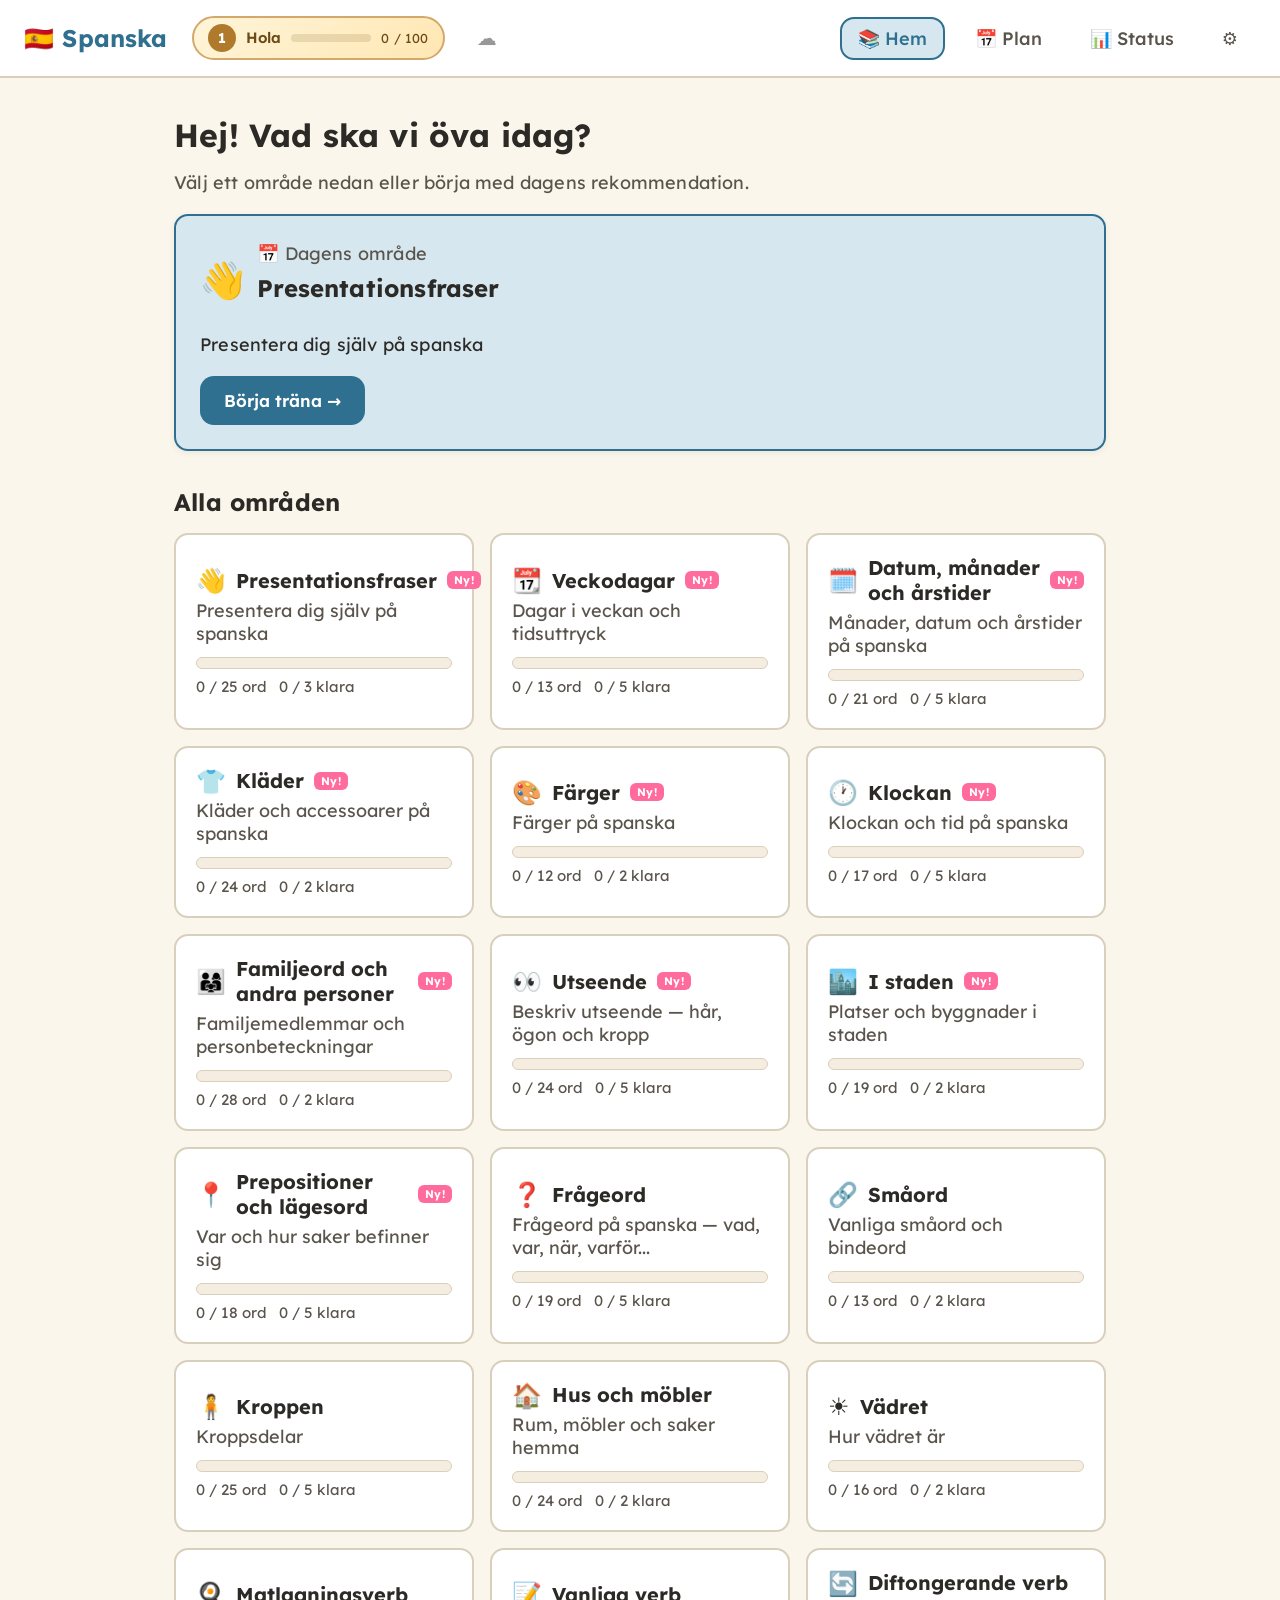
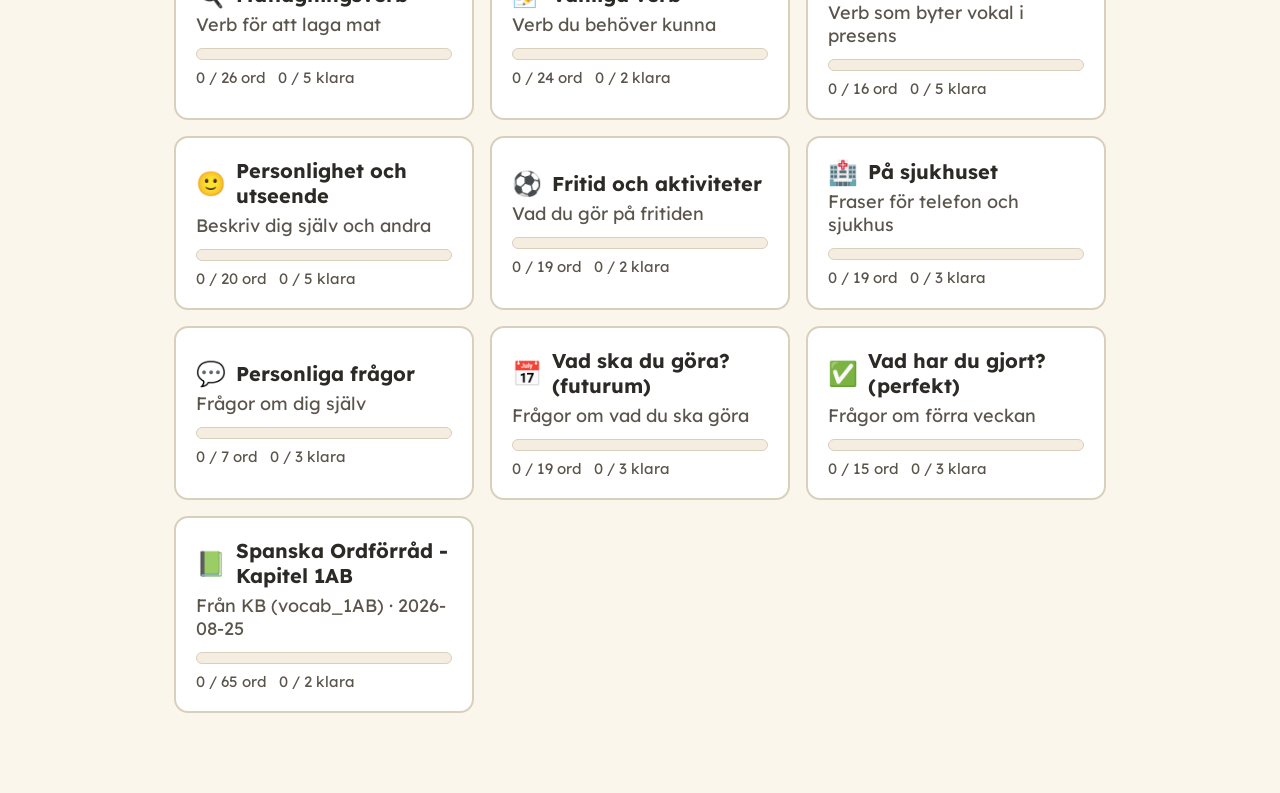
<file: index.html>
<!doctype html>
<html lang="sv">
<head>
  <meta charset="utf-8" />
  <meta name="viewport" content="width=device-width, initial-scale=1" />
  <title>Spanska — träna ord och meningar</title>
  <link rel="preconnect" href="https://fonts.googleapis.com" />
  <link rel="preconnect" href="https://fonts.gstatic.com" crossorigin />
  <link href="https://fonts.googleapis.com/css2?family=Lexend:wght@400;500;600;700&display=swap" rel="stylesheet" />
  <link rel="stylesheet" href="styles.css" />
  <script src="https://accounts.google.com/gsi/client" async></script>
</head>
<body>
  <header class="app-header">
    <h1 class="app-title">🇪🇸 Spanska</h1>
    <div id="xp-display" class="xp-display"></div>
    <button id="sync-status" class="sync-status-btn sync-idle" title="Google Drive-synk">☁️</button>
    <nav class="app-nav">
      <button class="nav-btn" data-route="dashboard">📚 Hem</button>
      <button class="nav-btn" data-route="plan">📅 Plan</button>
      <button class="nav-btn" data-route="progress">📊 Status</button>
      <button class="nav-btn" data-route="settings">⚙️</button>
    </nav>
  </header>
  <main id="view"></main>

  <script src="data.js"></script>
  <script src="data-kb.js"></script>
  <script src="app.js"></script>
</body>
</html>
</file>
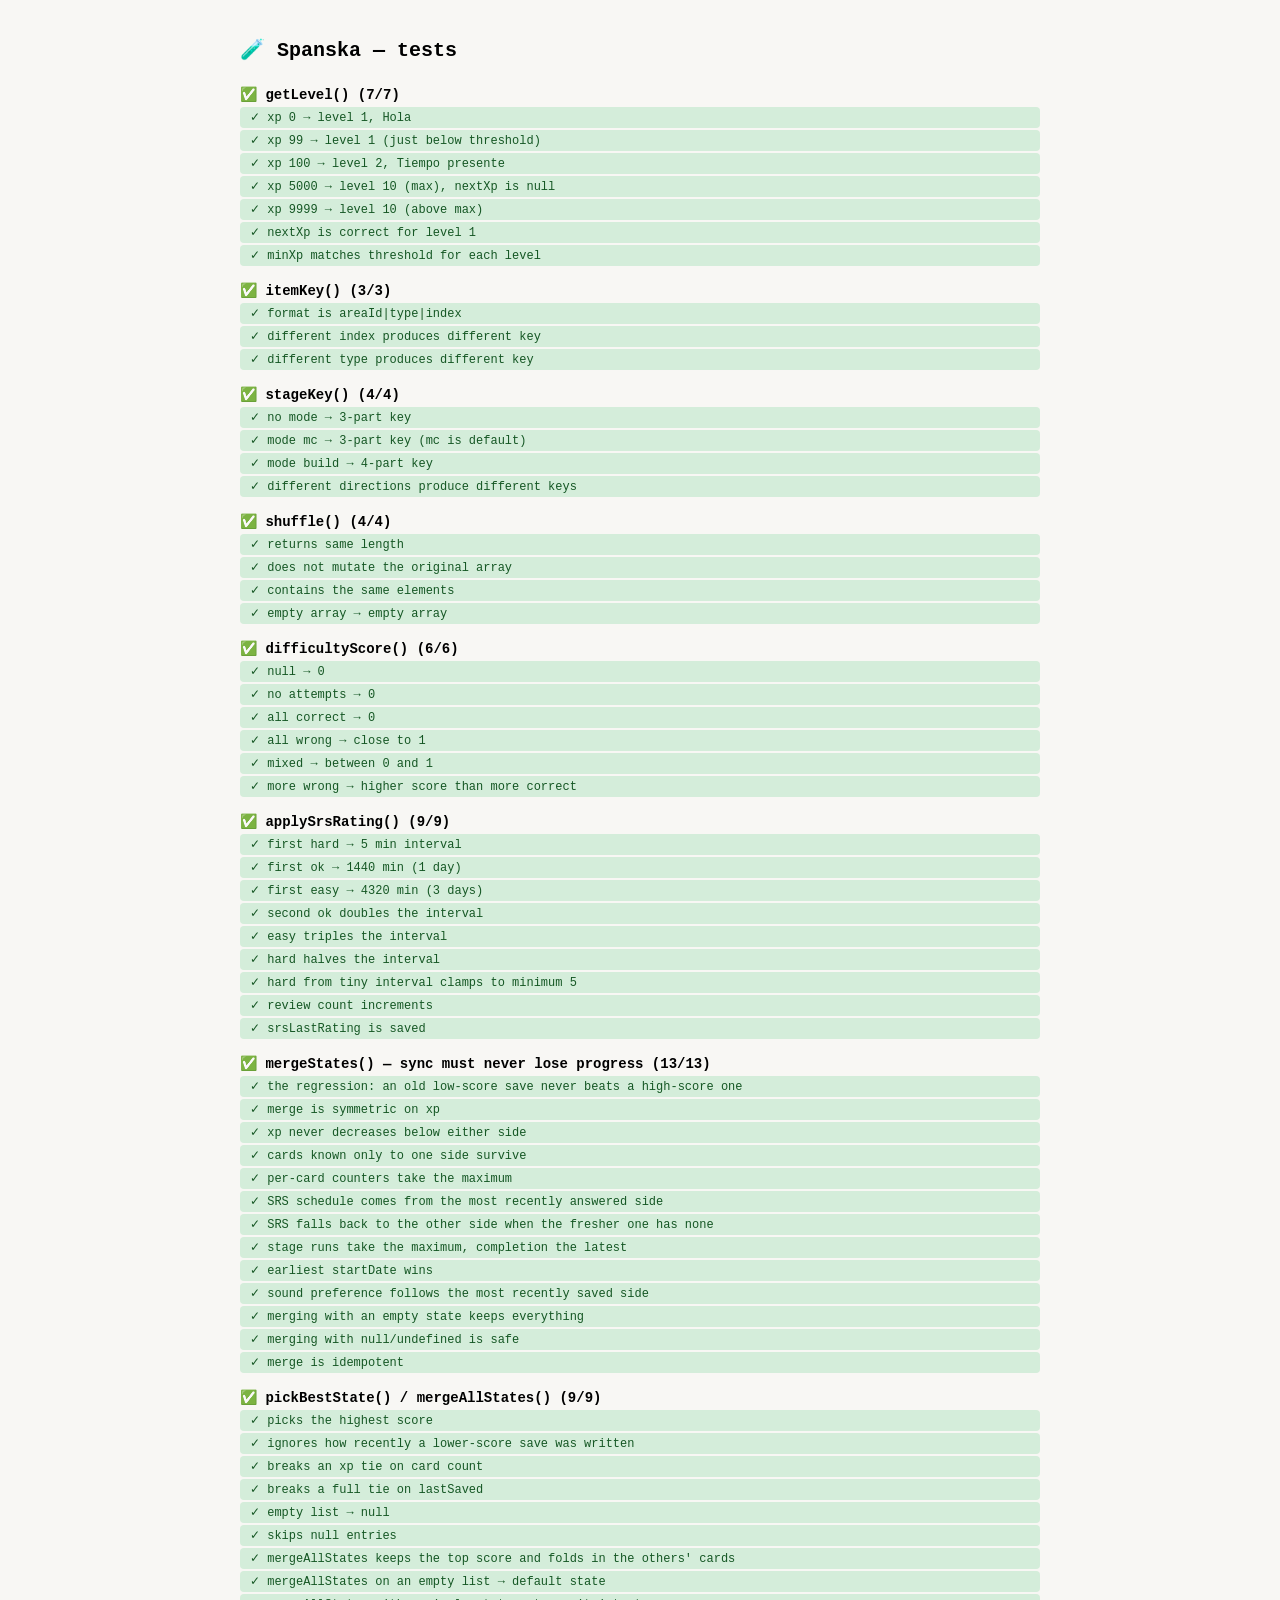
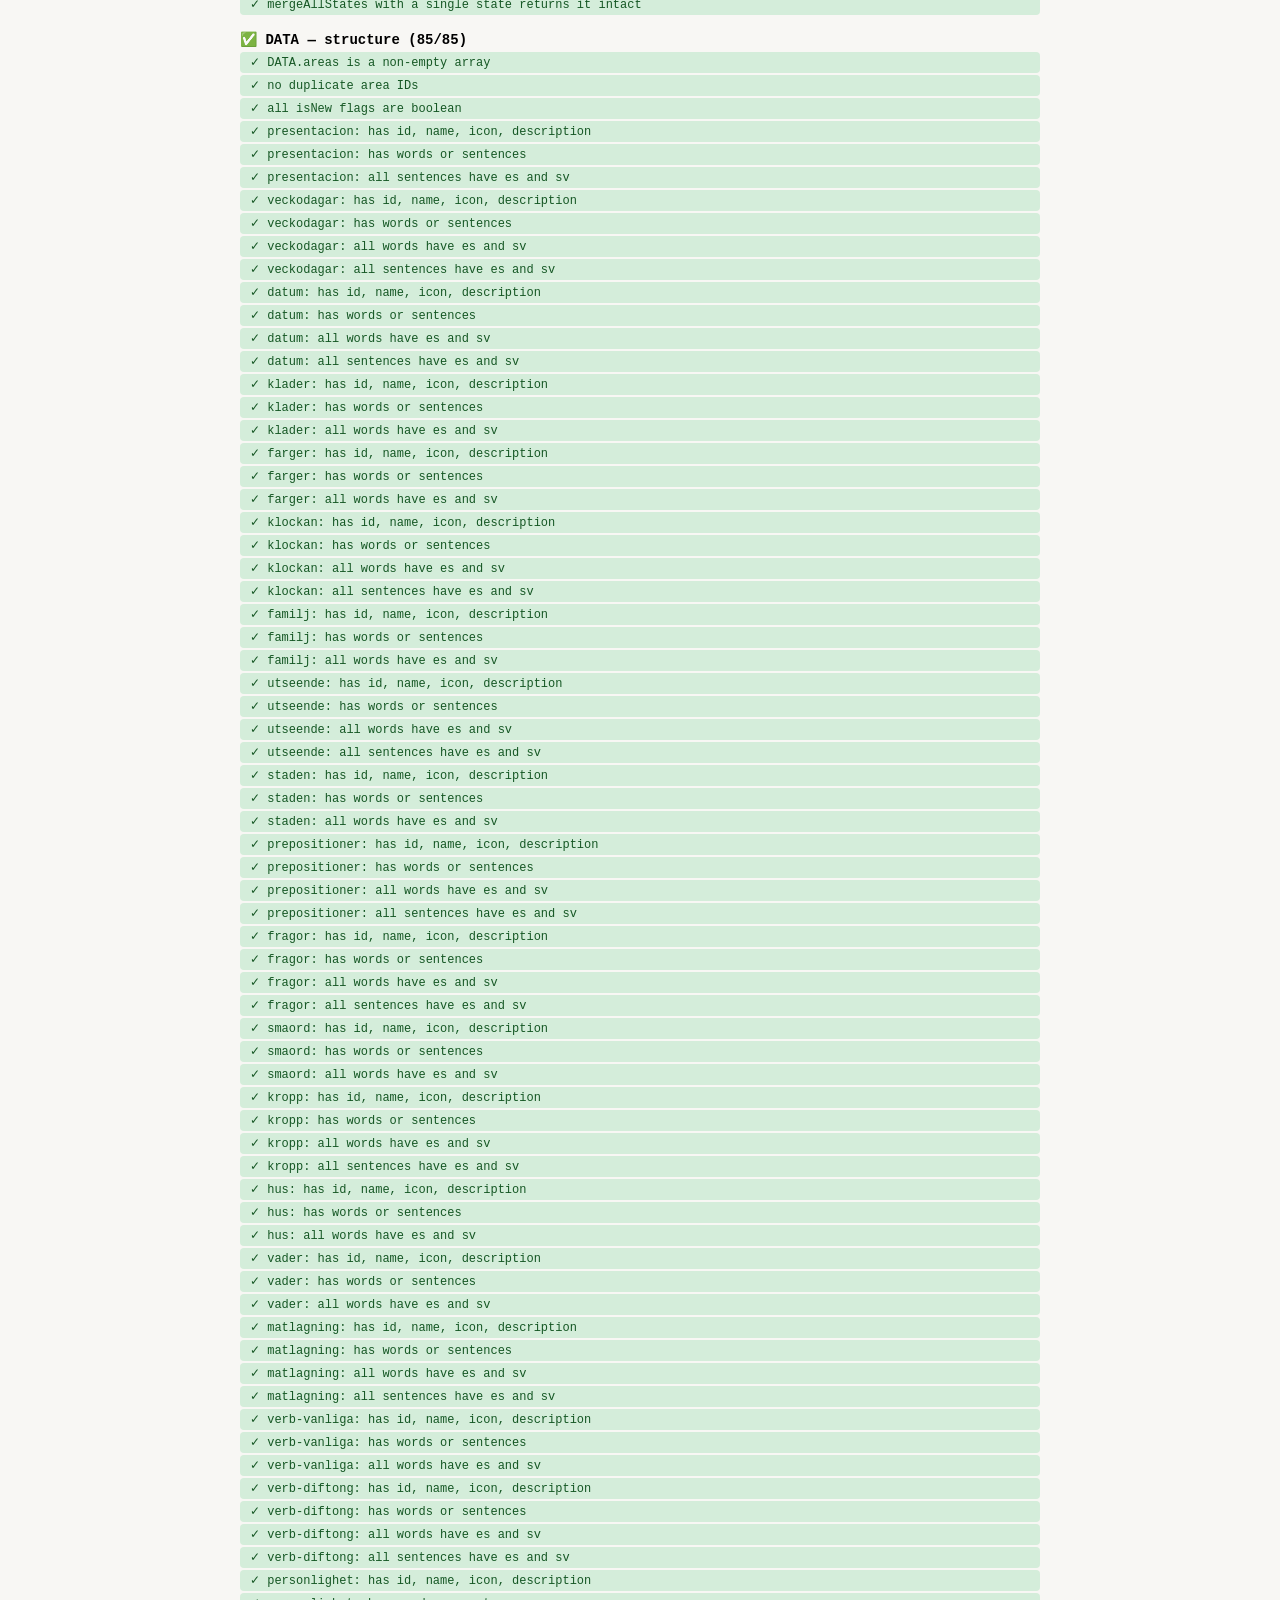
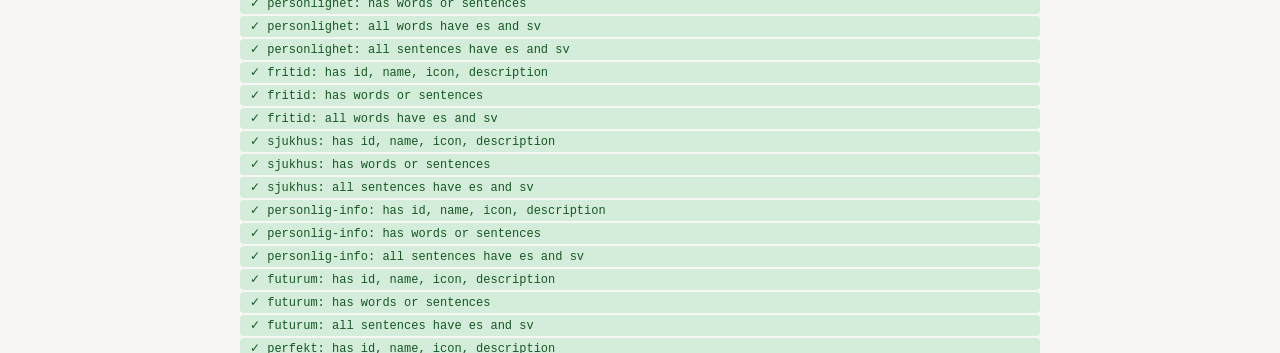
<file: tests.html>
<!DOCTYPE html>
<html lang="en">
<head>
  <meta charset="UTF-8">
  <title>Spanska — tests</title>
  <style>
    body { font-family: monospace; padding: 24px; background: #f8f7f4; max-width: 800px; margin: 0 auto; }
    h1 { font-size: 20px; margin-bottom: 24px; }
    .suite { margin: 16px 0; }
    .suite-name { font-weight: bold; font-size: 14px; margin-bottom: 4px; }
    .test { padding: 3px 10px; margin: 2px 0; border-radius: 4px; font-size: 12px; }
    .pass { background: #d4edda; color: #155724; }
    .fail { background: #f8d7da; color: #721c24; }
    .summary { margin-top: 32px; font-size: 15px; font-weight: bold; padding: 12px 16px; border-radius: 6px; }
    .pass-summary { background: #d4edda; color: #155724; }
    .fail-summary { background: #f8d7da; color: #721c24; }
  </style>
</head>
<body>
  <h1>🧪 Spanska — tests</h1>
  <div id="results"></div>

  <script src="data.js"></script>
  <script>
    // ---- Inline copies of pure functions from app.js ----

    const LEVELS = [
      { xp: 0,    name: "Hola" },
      { xp: 100,  name: "Tiempo presente" },
      { xp: 250,  name: "Tiempo pasado" },
      { xp: 500,  name: "Tiempo futuro" },
      { xp: 850,  name: "Conversador" },
      { xp: 1300, name: "Viajero" },
      { xp: 1900, name: "Estudiante" },
      { xp: 2700, name: "Experto" },
      { xp: 3700, name: "Maestro" },
      { xp: 5000, name: "¡Olé!" }
    ];

    function getLevel(xp) {
      let i = 0;
      for (let k = LEVELS.length - 1; k >= 0; k--) {
        if (xp >= LEVELS[k].xp) { i = k; break; }
      }
      return {
        level: i + 1,
        name: LEVELS[i].name,
        minXp: LEVELS[i].xp,
        nextXp: LEVELS[i + 1] ? LEVELS[i + 1].xp : null,
        nextName: LEVELS[i + 1] ? LEVELS[i + 1].name : null
      };
    }

    function itemKey(areaId, type, index) { return `${areaId}|${type}|${index}`; }

    function stageKey(areaId, type, dir, mode) {
      if (!mode || mode === "mc") return `${areaId}|${type}|${dir}`;
      return `${areaId}|${type}|${dir}|${mode}`;
    }

    function shuffle(arr) {
      const a = arr.slice();
      for (let i = a.length - 1; i > 0; i--) {
        const j = Math.floor(Math.random() * (i + 1));
        [a[i], a[j]] = [a[j], a[i]];
      }
      return a;
    }

    function difficultyScore(stats) {
      if (!stats) return 0;
      const wrong = stats.wrong || 0;
      const correct = stats.correct || 0;
      if (wrong + correct === 0) return 0;
      return wrong / (wrong + correct + 1);
    }

    const SRS_FIRST = { hard: 5, ok: 1440, easy: 4320 };

    function applySrsRating(stats, rating) {
      const st = Object.assign({ correct: 0, wrong: 0 }, stats);
      const reviews = st.srsReviews || 0;
      const prevInterval = st.srsInterval || 0;
      let next;
      if (reviews === 0 || !prevInterval) {
        next = SRS_FIRST[rating];
      } else {
        if (rating === "hard") next = Math.max(5, Math.floor(prevInterval / 2));
        else if (rating === "ok") next = prevInterval * 2;
        else next = prevInterval * 3;
      }
      st.srsInterval = next;
      st.srsReviews = reviews + 1;
      st.srsLastRating = rating;
      return st;
    }

    function defaultState() {
      return {
        startDate: new Date().toISOString().slice(0, 10),
        itemStats: {},
        stageCompletion: {},
        xp: 0,
        soundEnabled: true,
        lastSaved: 0
      };
    }

    function mergeItemStats(a, b) {
      const x = a || {}, y = b || {};
      const out = {};
      for (const key of new Set(Object.keys(x).concat(Object.keys(y)))) {
        const p = x[key], q = y[key];
        if (!p || !q) { out[key] = p || q; continue; }
        const fresh = (q.lastAnswered || 0) >= (p.lastAnswered || 0) ? q : p;
        const stale = fresh === q ? p : q;
        const pick = (f) => fresh[f] !== undefined ? fresh[f] : stale[f];
        out[key] = Object.assign({}, p, q, {
          correct: Math.max(p.correct || 0, q.correct || 0),
          wrong: Math.max(p.wrong || 0, q.wrong || 0),
          lastAnswered: Math.max(p.lastAnswered || 0, q.lastAnswered || 0),
          srsReviews: Math.max(p.srsReviews || 0, q.srsReviews || 0),
          srsInterval: pick("srsInterval"),
          srsDueAt: pick("srsDueAt"),
          srsLastRating: pick("srsLastRating")
        });
      }
      return out;
    }

    function mergeStageCompletion(a, b) {
      const x = a || {}, y = b || {};
      const out = {};
      for (const key of new Set(Object.keys(x).concat(Object.keys(y)))) {
        const p = x[key], q = y[key];
        if (!p || !q) { out[key] = p || q; continue; }
        out[key] = {
          lastCompleted: Math.max(p.lastCompleted || 0, q.lastCompleted || 0),
          runs: Math.max(p.runs || 0, q.runs || 0)
        };
      }
      return out;
    }

    function mergeStates(a, b) {
      if (!a || typeof a !== "object") return Object.assign(defaultState(), b || {});
      if (!b || typeof b !== "object") return Object.assign(defaultState(), a);
      const out = Object.assign(defaultState(), a, b);
      out.xp = Math.max(a.xp || 0, b.xp || 0);
      out.lastSaved = Math.max(a.lastSaved || 0, b.lastSaved || 0);
      out.itemStats = mergeItemStats(a.itemStats, b.itemStats);
      out.stageCompletion = mergeStageCompletion(a.stageCompletion, b.stageCompletion);
      const dates = [a.startDate, b.startDate].filter(Boolean).sort();
      if (dates.length) out.startDate = dates[0];
      const newer = (b.lastSaved || 0) >= (a.lastSaved || 0) ? b : a;
      if (newer.soundEnabled !== undefined) out.soundEnabled = newer.soundEnabled;
      return out;
    }

    function stateSize(s) {
      return { xp: (s && s.xp) || 0, cards: Object.keys((s && s.itemStats) || {}).length };
    }

    function pickBestState(candidates) {
      const valid = (candidates || []).filter(s => s && typeof s === "object");
      if (!valid.length) return null;
      return valid.reduce((best, s) => {
        const a = stateSize(best), b = stateSize(s);
        if (b.xp !== a.xp) return b.xp > a.xp ? s : best;
        if (b.cards !== a.cards) return b.cards > a.cards ? s : best;
        return (s.lastSaved || 0) > (best.lastSaved || 0) ? s : best;
      });
    }

    function mergeAllStates(candidates) {
      const valid = (candidates || []).filter(s => s && typeof s === "object");
      if (!valid.length) return defaultState();
      const base = pickBestState(valid);
      let out = Object.assign(defaultState(), base);
      for (const s of valid) {
        if (s !== base) out = mergeStates(out, s);
      }
      return out;
    }

    // ---- Test runner ----
    let passes = 0, fails = 0;
    const suites = [];
    let currentSuite = null;

    function suite(name, fn) {
      currentSuite = { name, tests: [] };
      suites.push(currentSuite);
      fn();
    }

    function test(name, fn) {
      try {
        fn();
        currentSuite.tests.push({ name, pass: true });
        passes++;
      } catch (e) {
        currentSuite.tests.push({ name, pass: false, error: e.message });
        fails++;
      }
    }

    function assert(val, msg) {
      if (!val) throw new Error(msg || "Assertion failed");
    }

    function assertEqual(a, b, msg) {
      if (a !== b) throw new Error(msg || `Expected ${JSON.stringify(b)}, got ${JSON.stringify(a)}`);
    }

    // ---- Tests ----

    suite("getLevel()", () => {
      test("xp 0 → level 1, Hola", () => {
        const l = getLevel(0);
        assertEqual(l.level, 1);
        assertEqual(l.name, "Hola");
      });
      test("xp 99 → level 1 (just below threshold)", () => {
        assertEqual(getLevel(99).level, 1);
      });
      test("xp 100 → level 2, Tiempo presente", () => {
        const l = getLevel(100);
        assertEqual(l.level, 2);
        assertEqual(l.name, "Tiempo presente");
      });
      test("xp 5000 → level 10 (max), nextXp is null", () => {
        const l = getLevel(5000);
        assertEqual(l.level, 10);
        assertEqual(l.nextXp, null);
      });
      test("xp 9999 → level 10 (above max)", () => {
        assertEqual(getLevel(9999).level, 10);
      });
      test("nextXp is correct for level 1", () => {
        assertEqual(getLevel(0).nextXp, 100);
      });
      test("minXp matches threshold for each level", () => {
        assertEqual(getLevel(250).minXp, 250);
        assertEqual(getLevel(500).minXp, 500);
      });
    });

    suite("itemKey()", () => {
      test("format is areaId|type|index", () => {
        assertEqual(itemKey("fragor", "words", 0), "fragor|words|0");
      });
      test("different index produces different key", () => {
        assert(itemKey("fragor", "words", 0) !== itemKey("fragor", "words", 1));
      });
      test("different type produces different key", () => {
        assert(itemKey("vader", "words", 0) !== itemKey("vader", "sentences", 0));
      });
    });

    suite("stageKey()", () => {
      test("no mode → 3-part key", () => {
        assertEqual(stageKey("vader", "words", "es-sv"), "vader|words|es-sv");
      });
      test("mode mc → 3-part key (mc is default)", () => {
        assertEqual(stageKey("vader", "words", "es-sv", "mc"), "vader|words|es-sv");
      });
      test("mode build → 4-part key", () => {
        assertEqual(stageKey("vader", "sentences", "sv-es", "build"), "vader|sentences|sv-es|build");
      });
      test("different directions produce different keys", () => {
        assert(stageKey("vader", "words", "es-sv") !== stageKey("vader", "words", "sv-es"));
      });
    });

    suite("shuffle()", () => {
      test("returns same length", () => {
        assertEqual(shuffle([1, 2, 3, 4, 5]).length, 5);
      });
      test("does not mutate the original array", () => {
        const a = [1, 2, 3];
        shuffle(a);
        assertEqual(a.join(","), "1,2,3");
      });
      test("contains the same elements", () => {
        const a = [1, 2, 3, 4, 5];
        const s = shuffle(a);
        assert(a.every(x => s.includes(x)), "element missing after shuffle");
      });
      test("empty array → empty array", () => {
        assertEqual(shuffle([]).length, 0);
      });
    });

    suite("difficultyScore()", () => {
      test("null → 0", () => assertEqual(difficultyScore(null), 0));
      test("no attempts → 0", () => assertEqual(difficultyScore({ correct: 0, wrong: 0 }), 0));
      test("all correct → 0", () => assertEqual(difficultyScore({ correct: 10, wrong: 0 }), 0));
      test("all wrong → close to 1", () => {
        assert(difficultyScore({ correct: 0, wrong: 10 }) > 0.8);
      });
      test("mixed → between 0 and 1", () => {
        const s = difficultyScore({ correct: 3, wrong: 3 });
        assert(s > 0 && s < 1);
      });
      test("more wrong → higher score than more correct", () => {
        const hard = difficultyScore({ correct: 1, wrong: 9 });
        const easy = difficultyScore({ correct: 9, wrong: 1 });
        assert(hard > easy);
      });
    });

    suite("applySrsRating()", () => {
      test("first hard → 5 min interval", () => {
        assertEqual(applySrsRating({}, "hard").srsInterval, 5);
      });
      test("first ok → 1440 min (1 day)", () => {
        assertEqual(applySrsRating({}, "ok").srsInterval, 1440);
      });
      test("first easy → 4320 min (3 days)", () => {
        assertEqual(applySrsRating({}, "easy").srsInterval, 4320);
      });
      test("second ok doubles the interval", () => {
        const first = applySrsRating({}, "ok");         // 1440
        assertEqual(applySrsRating(first, "ok").srsInterval, 2880);
      });
      test("easy triples the interval", () => {
        const first = applySrsRating({}, "ok");         // 1440
        assertEqual(applySrsRating(first, "easy").srsInterval, 4320);
      });
      test("hard halves the interval", () => {
        const first = applySrsRating({}, "ok");         // 1440
        assertEqual(applySrsRating(first, "hard").srsInterval, 720);
      });
      test("hard from tiny interval clamps to minimum 5", () => {
        const first = applySrsRating({}, "hard");       // 5
        assertEqual(applySrsRating(first, "hard").srsInterval, 5);
      });
      test("review count increments", () => {
        const s1 = applySrsRating({}, "ok");
        assertEqual(s1.srsReviews, 1);
        assertEqual(applySrsRating(s1, "ok").srsReviews, 2);
      });
      test("srsLastRating is saved", () => {
        assertEqual(applySrsRating({}, "easy").srsLastRating, "easy");
      });
    });

    suite("mergeStates() — sync must never lose progress", () => {
      test("the regression: an old low-score save never beats a high-score one", () => {
        // Stale device opened today (fresh lastSaved), good device synced yesterday.
        const stale = { xp: 693, itemStats: { "a|words|0": { correct: 1, wrong: 0 } }, lastSaved: 2000 };
        const good  = { xp: 3000, itemStats: { "a|words|0": { correct: 9, wrong: 2 } }, lastSaved: 1000 };
        assertEqual(mergeStates(stale, good).xp, 3000);
        assertEqual(mergeStates(good, stale).xp, 3000);
      });
      test("merge is symmetric on xp", () => {
        assertEqual(mergeStates({ xp: 10 }, { xp: 40 }).xp, mergeStates({ xp: 40 }, { xp: 10 }).xp);
      });
      test("xp never decreases below either side", () => {
        const m = mergeStates({ xp: 3000 }, { xp: 0 });
        assert(m.xp >= 3000, `xp dropped to ${m.xp}`);
      });
      test("cards known only to one side survive", () => {
        const m = mergeStates(
          { itemStats: { "a|words|0": { correct: 1 } } },
          { itemStats: { "b|words|3": { correct: 2 } } }
        );
        assertEqual(Object.keys(m.itemStats).length, 2);
      });
      test("per-card counters take the maximum", () => {
        const m = mergeStates(
          { itemStats: { k: { correct: 5, wrong: 1 } } },
          { itemStats: { k: { correct: 2, wrong: 7 } } }
        );
        assertEqual(m.itemStats.k.correct, 5);
        assertEqual(m.itemStats.k.wrong, 7);
      });
      test("SRS schedule comes from the most recently answered side", () => {
        const m = mergeStates(
          { itemStats: { k: { correct: 1, lastAnswered: 100, srsInterval: 5, srsDueAt: 500 } } },
          { itemStats: { k: { correct: 1, lastAnswered: 900, srsInterval: 1440, srsDueAt: 9000 } } }
        );
        assertEqual(m.itemStats.k.srsInterval, 1440);
        assertEqual(m.itemStats.k.srsDueAt, 9000);
      });
      test("SRS falls back to the other side when the fresher one has none", () => {
        const m = mergeStates(
          { itemStats: { k: { lastAnswered: 100, srsInterval: 4320 } } },
          { itemStats: { k: { lastAnswered: 900 } } }
        );
        assertEqual(m.itemStats.k.srsInterval, 4320);
      });
      test("stage runs take the maximum, completion the latest", () => {
        const m = mergeStates(
          { stageCompletion: { s: { runs: 3, lastCompleted: 100 } } },
          { stageCompletion: { s: { runs: 1, lastCompleted: 900 } } }
        );
        assertEqual(m.stageCompletion.s.runs, 3);
        assertEqual(m.stageCompletion.s.lastCompleted, 900);
      });
      test("earliest startDate wins", () => {
        assertEqual(mergeStates({ startDate: "2026-03-01" }, { startDate: "2026-01-15" }).startDate, "2026-01-15");
      });
      test("sound preference follows the most recently saved side", () => {
        assertEqual(mergeStates({ soundEnabled: true, lastSaved: 1 }, { soundEnabled: false, lastSaved: 2 }).soundEnabled, false);
        assertEqual(mergeStates({ soundEnabled: true, lastSaved: 5 }, { soundEnabled: false, lastSaved: 2 }).soundEnabled, true);
      });
      test("merging with an empty state keeps everything", () => {
        const good = { xp: 3000, itemStats: { k: { correct: 4 } } };
        assertEqual(mergeStates(good, defaultState()).xp, 3000);
        assertEqual(mergeStates(defaultState(), good).xp, 3000);
      });
      test("merging with null/undefined is safe", () => {
        assertEqual(mergeStates({ xp: 500 }, null).xp, 500);
        assertEqual(mergeStates(null, { xp: 500 }).xp, 500);
      });
      test("merge is idempotent", () => {
        const s = { xp: 300, itemStats: { k: { correct: 2, wrong: 1, lastAnswered: 5 } }, lastSaved: 7 };
        const once = mergeStates(s, s);
        const twice = mergeStates(once, s);
        assertEqual(JSON.stringify(once.itemStats), JSON.stringify(twice.itemStats));
        assertEqual(once.xp, twice.xp);
      });
    });

    suite("pickBestState() / mergeAllStates()", () => {
      test("picks the highest score", () => {
        assertEqual(pickBestState([{ xp: 100 }, { xp: 3000 }, { xp: 693 }]).xp, 3000);
      });
      test("ignores how recently a lower-score save was written", () => {
        const best = pickBestState([{ xp: 693, lastSaved: 9999 }, { xp: 3000, lastSaved: 1 }]);
        assertEqual(best.xp, 3000);
      });
      test("breaks an xp tie on card count", () => {
        const best = pickBestState([
          { xp: 500, itemStats: { a: {} } },
          { xp: 500, itemStats: { a: {}, b: {} } }
        ]);
        assertEqual(Object.keys(best.itemStats).length, 2);
      });
      test("breaks a full tie on lastSaved", () => {
        const best = pickBestState([{ xp: 500, lastSaved: 1 }, { xp: 500, lastSaved: 9 }]);
        assertEqual(best.lastSaved, 9);
      });
      test("empty list → null", () => assertEqual(pickBestState([]), null));
      test("skips null entries", () => {
        assertEqual(pickBestState([null, { xp: 42 }, undefined]).xp, 42);
      });
      test("mergeAllStates keeps the top score and folds in the others' cards", () => {
        const m = mergeAllStates([
          { xp: 693, itemStats: { local: { correct: 1 } } },
          { xp: 3000, itemStats: { drive: { correct: 5 } } },
          { xp: 120, itemStats: { old: { correct: 2 } } }
        ]);
        assertEqual(m.xp, 3000);
        assertEqual(Object.keys(m.itemStats).sort().join(","), "drive,local,old");
      });
      test("mergeAllStates on an empty list → default state", () => {
        assertEqual(mergeAllStates([]).xp, 0);
      });
      test("mergeAllStates with a single state returns it intact", () => {
        const m = mergeAllStates([{ xp: 3000, itemStats: { k: { correct: 3 } } }]);
        assertEqual(m.xp, 3000);
        assertEqual(m.itemStats.k.correct, 3);
      });
    });

    suite("DATA — structure", () => {
      test("DATA.areas is a non-empty array", () => {
        assert(Array.isArray(DATA.areas) && DATA.areas.length > 0);
      });
      test("no duplicate area IDs", () => {
        const ids = DATA.areas.map(a => a.id);
        const dupes = ids.filter((id, i) => ids.indexOf(id) !== i);
        assert(dupes.length === 0, `Duplicate IDs: ${dupes.join(", ")}`);
      });
      test("all isNew flags are boolean", () => {
        for (const area of DATA.areas) {
          if (area.isNew !== undefined) {
            assert(typeof area.isNew === "boolean", `${area.id}: isNew is not a boolean`);
          }
        }
      });

      for (const area of DATA.areas) {
        test(`${area.id}: has id, name, icon, description`, () => {
          assert(typeof area.id === "string" && area.id.length > 0, "missing id");
          assert(typeof area.name === "string" && area.name.length > 0, "missing name");
          assert(typeof area.icon === "string" && area.icon.length > 0, "missing icon");
          assert(typeof area.description === "string" && area.description.length > 0, "missing description");
        });
        test(`${area.id}: has words or sentences`, () => {
          const hasWords = Array.isArray(area.words) && area.words.length > 0;
          const hasSentences = Array.isArray(area.sentences) && area.sentences.length > 0;
          assert(hasWords || hasSentences, "neither words nor sentences");
        });
        if (area.words) {
          test(`${area.id}: all words have es and sv`, () => {
            for (const [i, w] of area.words.entries()) {
              assert(typeof w.es === "string" && w.es.length > 0, `word[${i}] missing es`);
              assert(typeof w.sv === "string" && w.sv.length > 0, `word[${i}] missing sv`);
            }
          });
        }
        if (area.sentences) {
          test(`${area.id}: all sentences have es and sv`, () => {
            for (const [i, s] of area.sentences.entries()) {
              assert(typeof s.es === "string" && s.es.length > 0, `sentence[${i}] missing es`);
              assert(typeof s.sv === "string" && s.sv.length > 0, `sentence[${i}] missing sv`);
            }
          });
        }
      }
    });

    // ---- Render results ----
    const root = document.getElementById("results");
    for (const s of suites) {
      const sPass = s.tests.filter(t => t.pass).length;
      const div = document.createElement("div");
      div.className = "suite";
      const title = document.createElement("div");
      title.className = "suite-name";
      title.textContent = `${sPass === s.tests.length ? "✅" : "❌"} ${s.name} (${sPass}/${s.tests.length})`;
      div.appendChild(title);
      for (const t of s.tests) {
        const row = document.createElement("div");
        row.className = "test " + (t.pass ? "pass" : "fail");
        row.textContent = (t.pass ? "✓ " : "✗ ") + t.name + (t.error ? " — " + t.error : "");
        div.appendChild(row);
      }
      root.appendChild(div);
    }

    const summary = document.createElement("div");
    summary.className = "summary " + (fails === 0 ? "pass-summary" : "fail-summary");
    summary.textContent = `${passes + fails} tests — ${passes} passed, ${fails} failed`;
    root.appendChild(summary);
  </script>
</body>
</html>
</file>
<file: styles.css>
/* Dyslexia-friendly styling: Lexend font, generous spacing, calm cream background, soft colors. */

:root {
  --bg: #fbf6ec;
  --surface: #ffffff;
  --surface-2: #f5ede0;
  --text: #2c2a26;
  --text-soft: #5a554c;
  --accent: #2f6f8f;
  --accent-soft: #d6e7ef;
  --good: #2e7d4f;
  --good-soft: #d6ecdb;
  --bad: #b14545;
  --bad-soft: #f4dada;
  --border: #d9cfbd;
  --shadow: 0 2px 6px rgba(60, 50, 30, 0.08);
  --radius: 14px;
}

* { box-sizing: border-box; }

html, body {
  margin: 0;
  padding: 0;
  background: var(--bg);
  color: var(--text);
  font-family: "Lexend", "Atkinson Hyperlegible", system-ui, sans-serif;
  font-size: 18px;
  line-height: 1.6;
  letter-spacing: 0.01em;
}

button {
  font-family: inherit;
  font-size: inherit;
  cursor: pointer;
}

a { color: var(--accent); }

/* Header */
.app-header {
  background: var(--surface);
  border-bottom: 2px solid var(--border);
  padding: 16px 24px;
  display: flex;
  align-items: center;
  gap: 24px;
  flex-wrap: wrap;
}

.app-title {
  font-size: 24px;
  font-weight: 700;
  margin: 0;
  color: var(--accent);
}

.app-nav {
  display: flex;
  gap: 12px;
  margin-left: auto;
  flex-wrap: wrap;
}

.nav-btn {
  background: transparent;
  border: 2px solid transparent;
  color: var(--text-soft);
  padding: 8px 16px;
  border-radius: var(--radius);
  font-weight: 500;
}

.nav-btn:hover { background: var(--surface-2); }

.nav-btn.active {
  background: var(--accent-soft);
  color: var(--accent);
  border-color: var(--accent);
}

/* Main */
main {
  max-width: 980px;
  margin: 0 auto;
  padding: 32px 24px 80px;
}

h1 { font-size: 32px; margin: 0 0 8px; }
h2 { font-size: 24px; margin: 0 0 12px; }
h3 { font-size: 20px; margin: 0 0 8px; }
p { margin: 0 0 16px; }

.muted { color: var(--text-soft); }

/* Cards */
.card {
  background: var(--surface);
  border: 2px solid var(--border);
  border-radius: var(--radius);
  padding: 24px;
  margin-bottom: 20px;
  box-shadow: var(--shadow);
}

.card.highlight {
  border-color: var(--accent);
  background: var(--accent-soft);
}

.card-header {
  display: flex;
  align-items: center;
  gap: 12px;
  margin-bottom: 12px;
}

.icon-large { font-size: 36px; line-height: 1; }
.icon { font-size: 24px; line-height: 1; }

/* Buttons */
.btn {
  background: var(--accent);
  color: white;
  border: none;
  border-radius: var(--radius);
  padding: 14px 24px;
  font-weight: 600;
  font-size: 17px;
  display: inline-flex;
  align-items: center;
  gap: 8px;
  transition: transform 0.05s ease, background 0.15s ease;
}

.btn:hover { background: #275f7c; }
.btn:active { transform: translateY(1px); }

.btn.secondary {
  background: var(--surface-2);
  color: var(--text);
  border: 2px solid var(--border);
}
.btn.secondary:hover { background: var(--border); }

.btn.ghost {
  background: transparent;
  color: var(--accent);
  border: 2px solid var(--accent);
}
.btn.ghost:hover { background: var(--accent-soft); }

.btn-row {
  display: flex;
  gap: 12px;
  flex-wrap: wrap;
  margin-top: 12px;
}

/* Area grid */
.area-grid {
  display: grid;
  grid-template-columns: repeat(auto-fill, minmax(280px, 1fr));
  gap: 16px;
}

.area-card {
  background: var(--surface);
  border: 2px solid var(--border);
  border-radius: var(--radius);
  padding: 20px;
  cursor: pointer;
  transition: border-color 0.15s ease, transform 0.05s ease;
  text-align: left;
  width: 100%;
  font-family: inherit;
  color: var(--text);
}

.area-card:hover { border-color: var(--accent); }
.area-card:active { transform: translateY(1px); }

.area-card-title {
  font-size: 20px;
  font-weight: 700;
  display: flex;
  align-items: center;
  gap: 10px;
  margin-bottom: 6px;
}

.area-card-meta {
  color: var(--text-soft);
  font-size: 15px;
  margin-top: 8px;
  display: flex;
  flex-wrap: wrap;
  gap: 12px;
}

.new-badge {
  font-size: 11px;
  font-weight: 700;
  background: #ff6b9d;
  color: #fff;
  border-radius: 6px;
  padding: 2px 7px;
  letter-spacing: 0.03em;
  align-self: center;
}

/* Progress bar */
.progress {
  background: var(--surface-2);
  border-radius: 999px;
  height: 12px;
  overflow: hidden;
  margin-top: 12px;
  border: 1px solid var(--border);
}

.progress-bar {
  background: var(--good);
  height: 100%;
  transition: width 0.3s ease;
}

/* Quiz */
.quiz-prompt {
  background: var(--surface);
  border: 2px solid var(--border);
  border-radius: var(--radius);
  padding: 32px;
  text-align: center;
  margin-bottom: 24px;
}

.quiz-prompt-direction {
  color: var(--text-soft);
  text-transform: uppercase;
  letter-spacing: 0.1em;
  font-size: 13px;
  margin-bottom: 12px;
}

.quiz-prompt-word {
  font-size: 38px;
  font-weight: 700;
  line-height: 1.3;
  margin: 8px 0;
  word-wrap: break-word;
}

.speak-btn {
  background: var(--accent-soft);
  border: 2px solid var(--accent);
  color: var(--accent);
  border-radius: 999px;
  padding: 8px 16px;
  display: inline-flex;
  align-items: center;
  gap: 6px;
  font-size: 16px;
  margin-top: 12px;
}
.speak-btn:hover { background: var(--accent); color: white; }

.options {
  display: grid;
  grid-template-columns: 1fr 1fr;
  gap: 14px;
  margin-bottom: 24px;
}

@media (max-width: 600px) {
  .options { grid-template-columns: 1fr; }
  .quiz-prompt-word { font-size: 28px; }
  main { padding: 16px; }
}

.option-btn {
  background: var(--surface);
  border: 2px solid var(--border);
  border-radius: var(--radius);
  padding: 20px;
  text-align: left;
  font-family: inherit;
  font-size: 18px;
  color: var(--text);
  font-weight: 500;
  min-height: 70px;
  display: flex;
  align-items: center;
  transition: all 0.15s ease;
}

.option-btn:hover:not(:disabled) {
  border-color: var(--accent);
  background: var(--accent-soft);
}

.option-btn:disabled { cursor: default; }

.option-btn.correct {
  border-color: var(--good);
  background: var(--good-soft);
  color: var(--good);
}
.option-btn.wrong {
  border-color: var(--bad);
  background: var(--bad-soft);
  color: var(--bad);
}
.option-btn.show-correct {
  border-color: var(--good);
  background: var(--good-soft);
  color: var(--good);
}

.feedback {
  background: var(--surface);
  border: 2px solid var(--border);
  border-radius: var(--radius);
  padding: 16px 20px;
  margin-bottom: 16px;
  display: flex;
  align-items: center;
  gap: 12px;
}
.feedback.good { border-color: var(--good); background: var(--good-soft); color: var(--good); }
.feedback.bad { border-color: var(--bad); background: var(--bad-soft); color: var(--bad); }
.feedback strong { font-weight: 700; }

/* Quiz status bar */
.quiz-status {
  display: flex;
  justify-content: space-between;
  align-items: center;
  margin-bottom: 16px;
  flex-wrap: wrap;
  gap: 12px;
}

.quiz-status .pill {
  background: var(--surface);
  border: 2px solid var(--border);
  padding: 6px 14px;
  border-radius: 999px;
  font-size: 15px;
  color: var(--text-soft);
}

/* Pills/chips */
.pill {
  display: inline-flex;
  align-items: center;
  gap: 6px;
  padding: 4px 10px;
  border-radius: 999px;
  background: var(--surface-2);
  border: 1px solid var(--border);
  font-size: 14px;
  color: var(--text-soft);
}
.pill.good { background: var(--good-soft); color: var(--good); border-color: var(--good); }

/* Tables */
table.simple {
  width: 100%;
  border-collapse: collapse;
  margin-top: 8px;
}
table.simple th, table.simple td {
  text-align: left;
  padding: 10px 12px;
  border-bottom: 1px solid var(--border);
}
table.simple th { color: var(--text-soft); font-weight: 600; }

/* Plan list */
.plan-day {
  display: flex;
  align-items: center;
  gap: 12px;
  padding: 12px 16px;
  border-radius: var(--radius);
  margin-bottom: 8px;
  background: var(--surface);
  border: 2px solid var(--border);
}
.plan-day.today {
  border-color: var(--accent);
  background: var(--accent-soft);
}
.plan-day.done {
  opacity: 0.7;
}
.plan-day-num {
  width: 36px;
  height: 36px;
  border-radius: 999px;
  background: var(--surface-2);
  display: flex;
  align-items: center;
  justify-content: center;
  font-weight: 700;
  flex-shrink: 0;
}
.plan-day.today .plan-day-num {
  background: var(--accent);
  color: white;
}
.plan-day-area { flex: 1; font-weight: 500; }

/* Stages selection inside area */
.stage-list { display: grid; gap: 12px; }
.stage-row {
  display: flex;
  align-items: center;
  gap: 16px;
  padding: 16px;
  background: var(--surface);
  border: 2px solid var(--border);
  border-radius: var(--radius);
  flex-wrap: wrap;
}
.stage-row .stage-info { flex: 1; min-width: 200px; }
.stage-row .stage-name { font-weight: 600; font-size: 17px; }
.stage-row .stage-meta { color: var(--text-soft); font-size: 14px; }
.stage-row.done { background: var(--good-soft); border-color: var(--good); }
.stage-row.done .stage-name { color: var(--good); }

/* Completion */
.completion {
  text-align: center;
  padding: 40px 20px;
}
.completion-emoji { font-size: 72px; margin-bottom: 12px; }

/* Misc */
.row { display: flex; gap: 16px; flex-wrap: wrap; align-items: center; }
.spacer { flex: 1; }
.hidden { display: none !important; }
.center { text-align: center; }

/* Settings toggle */
.toggle-row {
  display: flex;
  align-items: center;
  gap: 12px;
  margin: 8px 0;
}
.toggle-row label { flex: 1; }
.toggle-row input[type="checkbox"] {
  width: 22px;
  height: 22px;
  accent-color: var(--accent);
}

/* XP display in header */
.xp-display {
  display: flex;
  align-items: center;
  gap: 10px;
  padding: 6px 14px;
  background: linear-gradient(135deg, #fff5d9, #ffe7b3);
  border: 2px solid #d4a86a;
  border-radius: 999px;
  cursor: pointer;
  transition: transform 0.15s ease;
}
.xp-display:hover { transform: scale(1.03); }
.xp-display .xp-level-num {
  background: #b07a2c;
  color: white;
  width: 28px;
  height: 28px;
  border-radius: 999px;
  display: flex;
  align-items: center;
  justify-content: center;
  font-weight: 700;
  font-size: 14px;
}
.xp-display .xp-name {
  font-weight: 600;
  color: #6b4a16;
  font-size: 15px;
  white-space: nowrap;
}
.xp-display .xp-bar {
  width: 80px;
  height: 8px;
  background: rgba(107, 74, 22, 0.15);
  border-radius: 999px;
  overflow: hidden;
}
.xp-display .xp-bar-fill {
  background: linear-gradient(90deg, #f7b733, #fc4a1a);
  height: 100%;
  transition: width 0.6s ease;
}
.xp-display .xp-amount {
  font-size: 13px;
  color: #6b4a16;
  white-space: nowrap;
}

/* Sentence builder */
.builder-prompt {
  background: var(--surface);
  border: 2px solid var(--border);
  border-radius: var(--radius);
  padding: 28px;
  text-align: center;
  margin-bottom: 20px;
}
.builder-prompt-direction {
  color: var(--text-soft);
  text-transform: uppercase;
  letter-spacing: 0.1em;
  font-size: 13px;
  margin-bottom: 12px;
}
.builder-prompt-text {
  font-size: 26px;
  font-weight: 600;
  line-height: 1.4;
  word-wrap: break-word;
}

.builder-answer {
  background: var(--surface);
  border: 2px dashed var(--border);
  border-radius: var(--radius);
  padding: 18px;
  min-height: 80px;
  margin-bottom: 16px;
  display: flex;
  flex-wrap: wrap;
  gap: 8px;
  align-items: center;
}
.builder-answer.empty::before {
  content: "Klicka på orden nedan i rätt ordning";
  color: var(--text-soft);
  font-style: normal;
  width: 100%;
  text-align: center;
}
.builder-answer.correct {
  border-color: var(--good);
  background: var(--good-soft);
  border-style: solid;
}
.builder-answer.wrong {
  border-color: var(--bad);
  background: var(--bad-soft);
  border-style: solid;
}

.builder-pool {
  display: flex;
  flex-wrap: wrap;
  gap: 8px;
  padding: 18px;
  background: var(--surface-2);
  border-radius: var(--radius);
  min-height: 80px;
  margin-bottom: 16px;
}

.word-chip {
  background: var(--surface);
  border: 2px solid var(--border);
  border-radius: 10px;
  padding: 10px 16px;
  font-family: inherit;
  font-size: 18px;
  font-weight: 500;
  color: var(--text);
  cursor: pointer;
  transition: all 0.12s ease;
}
.word-chip:hover:not(:disabled) {
  border-color: var(--accent);
  background: var(--accent-soft);
  transform: translateY(-2px);
}
.word-chip:active { transform: translateY(0); }
.word-chip.in-answer {
  border-color: var(--accent);
  background: var(--accent-soft);
  color: var(--accent);
}
.word-chip:disabled { cursor: default; opacity: 0.6; }
.word-chip.placeholder {
  visibility: hidden;
}

/* Confetti */
.confetti-piece {
  position: fixed;
  top: -20px;
  width: 10px;
  height: 14px;
  pointer-events: none;
  z-index: 9999;
  border-radius: 2px;
  animation: confettiFall linear forwards;
}
@keyframes confettiFall {
  0% { transform: translateY(0) rotate(0deg); opacity: 1; }
  100% { transform: translateY(110vh) rotate(720deg); opacity: 0.7; }
}

/* Floating XP popup */
.xp-float {
  position: fixed;
  color: var(--good);
  font-weight: 800;
  font-size: 22px;
  text-shadow: 0 1px 2px rgba(0,0,0,0.15);
  pointer-events: none;
  z-index: 9999;
  animation: xpFloatUp 1.4s ease-out forwards;
}
@keyframes xpFloatUp {
  0% { opacity: 0; transform: translateY(0) scale(0.8); }
  20% { opacity: 1; transform: translateY(-10px) scale(1.1); }
  100% { opacity: 0; transform: translateY(-80px) scale(1); }
}

/* Level-up toast */
.level-up-toast {
  position: fixed;
  top: 50%;
  left: 50%;
  transform: translate(-50%, -50%) scale(0.4);
  background: linear-gradient(135deg, #fff5d9, #ffd773);
  border: 3px solid #b07a2c;
  border-radius: 24px;
  padding: 32px 48px;
  box-shadow: 0 20px 60px rgba(0,0,0,0.25);
  z-index: 10000;
  text-align: center;
  pointer-events: none;
  animation: levelUpIn 0.5s cubic-bezier(0.34, 1.56, 0.64, 1) forwards,
             levelUpOut 0.4s ease-in 3s forwards;
}
.level-up-emoji { font-size: 64px; line-height: 1; }
.level-up-text {
  font-size: 18px;
  font-weight: 700;
  color: #6b4a16;
  text-transform: uppercase;
  letter-spacing: 0.15em;
  margin-top: 8px;
}
.level-up-name {
  font-size: 32px;
  font-weight: 800;
  color: #6b4a16;
  margin-top: 4px;
}
@keyframes levelUpIn {
  0% { transform: translate(-50%, -50%) scale(0.4); opacity: 0; }
  100% { transform: translate(-50%, -50%) scale(1); opacity: 1; }
}
@keyframes levelUpOut {
  to { transform: translate(-50%, -50%) scale(1) translateY(-30px); opacity: 0; }
}

/* Pulse the XP display when XP added */
.xp-display.bump {
  animation: xpBump 0.4s ease;
}
@keyframes xpBump {
  0%, 100% { transform: scale(1); }
  50% { transform: scale(1.08); box-shadow: 0 0 24px rgba(247, 183, 51, 0.5); }
}

/* Completion celebration */
.completion .completion-emoji {
  animation: celebrate 0.8s cubic-bezier(0.34, 1.56, 0.64, 1);
}
@keyframes celebrate {
  0% { transform: scale(0); }
  60% { transform: scale(1.3) rotate(15deg); }
  100% { transform: scale(1) rotate(0); }
}

/* Difficulty rating buttons */
.rating-row {
  background: var(--surface);
  border: 2px solid var(--border);
  border-radius: var(--radius);
  padding: 18px;
  margin-bottom: 16px;
}
.rating-prompt {
  text-align: center;
  margin-bottom: 12px;
  font-size: 15px;
}
.rating-buttons {
  display: grid;
  grid-template-columns: 1fr 1fr 1fr;
  gap: 12px;
}
.rating-btn {
  display: flex;
  flex-direction: column;
  align-items: center;
  gap: 4px;
  padding: 16px 12px;
  border-radius: var(--radius);
  border: 2px solid var(--border);
  background: var(--surface);
  cursor: pointer;
  font-family: inherit;
  font-size: 16px;
  color: var(--text);
  transition: all 0.15s ease;
}
.rating-btn:hover { transform: translateY(-2px); }
.rating-btn.hard:hover { border-color: var(--bad); background: var(--bad-soft); }
.rating-btn.ok:hover { border-color: var(--accent); background: var(--accent-soft); }
.rating-btn.easy:hover { border-color: var(--good); background: var(--good-soft); }
.rating-emoji { font-size: 28px; line-height: 1; }
.rating-label { font-weight: 700; }
.rating-meta { font-size: 13px; color: var(--text-soft); }
@media (max-width: 500px) {
  .rating-buttons { grid-template-columns: 1fr; }
  .rating-btn { flex-direction: row; justify-content: flex-start; padding: 12px 16px; gap: 12px; }
}

/* Review card on dashboard */
.review-card {
  background: linear-gradient(135deg, #fff5d9, #ffe7b3);
  border-color: #d4a86a;
}

/* Difficulty pills in progress view */
.diff-pill {
  display: inline-flex;
  gap: 4px;
  align-items: center;
  padding: 3px 8px;
  border-radius: 999px;
  font-size: 13px;
  margin-left: 6px;
}
.diff-pill.hard { background: var(--bad-soft); color: var(--bad); }
.diff-pill.med { background: #fff3d9; color: #b07a2c; }
.diff-pill.easy { background: var(--good-soft); color: var(--good); }

/* Sync status button in header */
.sync-status-btn {
  font-size: 20px;
  background: transparent;
  border: none;
  padding: 4px 8px;
  border-radius: 8px;
  cursor: pointer;
  line-height: 1;
  transition: transform 0.2s ease;
}
.sync-status-btn:hover { background: var(--surface-2); }
.sync-status-btn.sync-syncing { animation: spin 1.2s linear infinite; }
.sync-status-btn.sync-error { filter: grayscale(0); }
.sync-status-btn.sync-idle { opacity: 0.4; }
@keyframes spin { to { transform: rotate(360deg); } }

/* Settings view */
.settings-field {
  display: flex;
  flex-direction: column;
  gap: 6px;
  margin-bottom: 16px;
}
.settings-label {
  font-size: 15px;
  font-weight: 600;
  color: var(--text-soft);
}
.settings-input {
  font-family: inherit;
  font-size: 16px;
  padding: 12px 14px;
  border: 2px solid var(--border);
  border-radius: var(--radius);
  background: var(--bg);
  color: var(--text);
  outline: none;
  transition: border-color 0.15s ease;
  width: 100%;
}
.settings-input:focus { border-color: var(--accent); }
.setup-steps {
  padding-left: 20px;
  margin: 0;
}
.setup-steps li {
  margin-bottom: 10px;
  color: var(--text-soft);
  font-size: 16px;
  line-height: 1.6;
}

/* Write practice section */
.write-practice {
  background: var(--surface);
  border: 2px solid var(--border);
  border-radius: var(--radius);
  padding: 16px 20px;
  margin-bottom: 16px;
}
.write-practice-label {
  font-size: 15px;
  color: var(--text-soft);
  margin-bottom: 10px;
}
.write-practice-row {
  display: flex;
  gap: 10px;
  align-items: center;
}
.write-practice-input {
  flex: 1;
  font-family: inherit;
  font-size: 18px;
  font-weight: 500;
  padding: 10px 14px;
  border: 2px solid var(--border);
  border-radius: var(--radius);
  background: var(--bg);
  color: var(--text);
  outline: none;
  transition: border-color 0.15s ease;
}
.write-practice-input:focus { border-color: var(--accent); }
.write-practice-input:disabled { opacity: 0.7; cursor: default; }
.write-practice-feedback {
  margin-top: 10px;
  font-size: 16px;
  font-weight: 500;
  min-height: 24px;
}
.write-practice-feedback.good { color: var(--good); }
.write-practice-feedback.bad { color: var(--bad); }

/* Reduced motion: respect user preference */
@media (prefers-reduced-motion: reduce) {
  * { animation-duration: 0.01s !important; transition-duration: 0.01s !important; }
}
</file>
